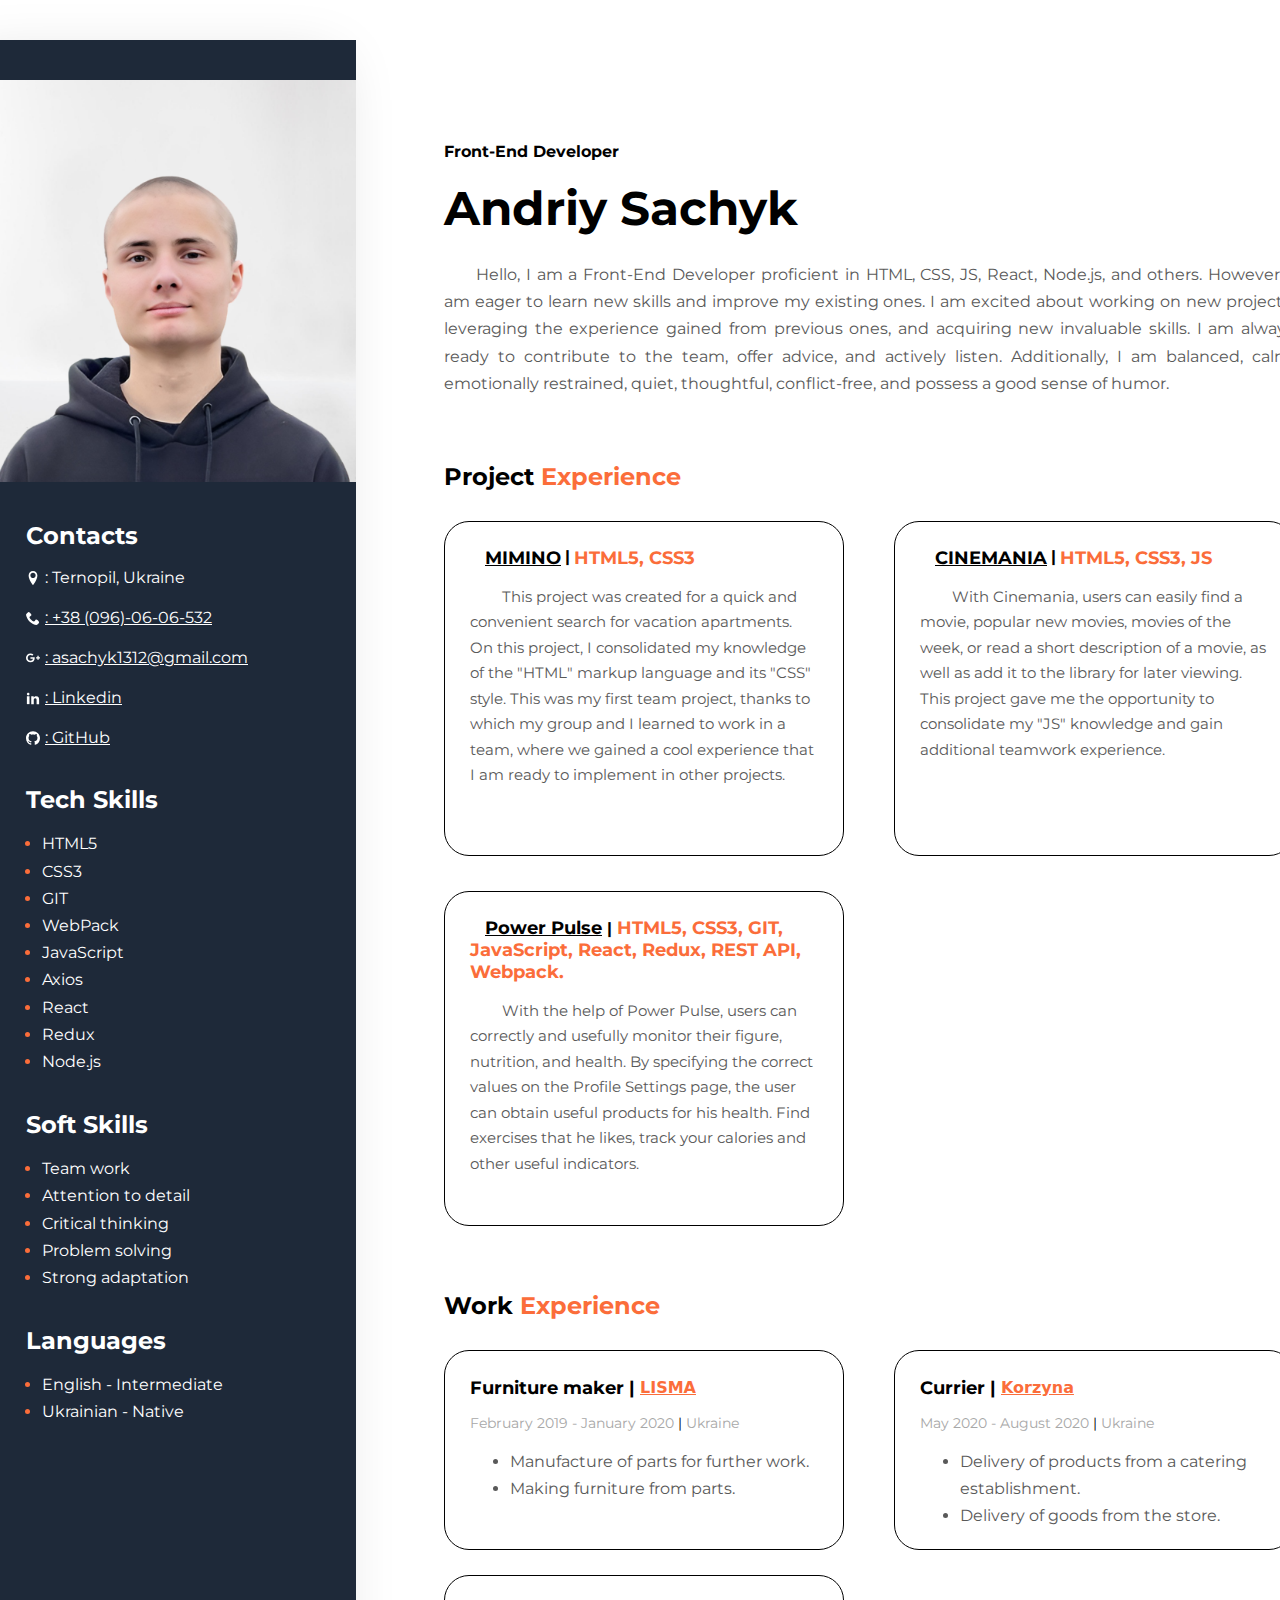
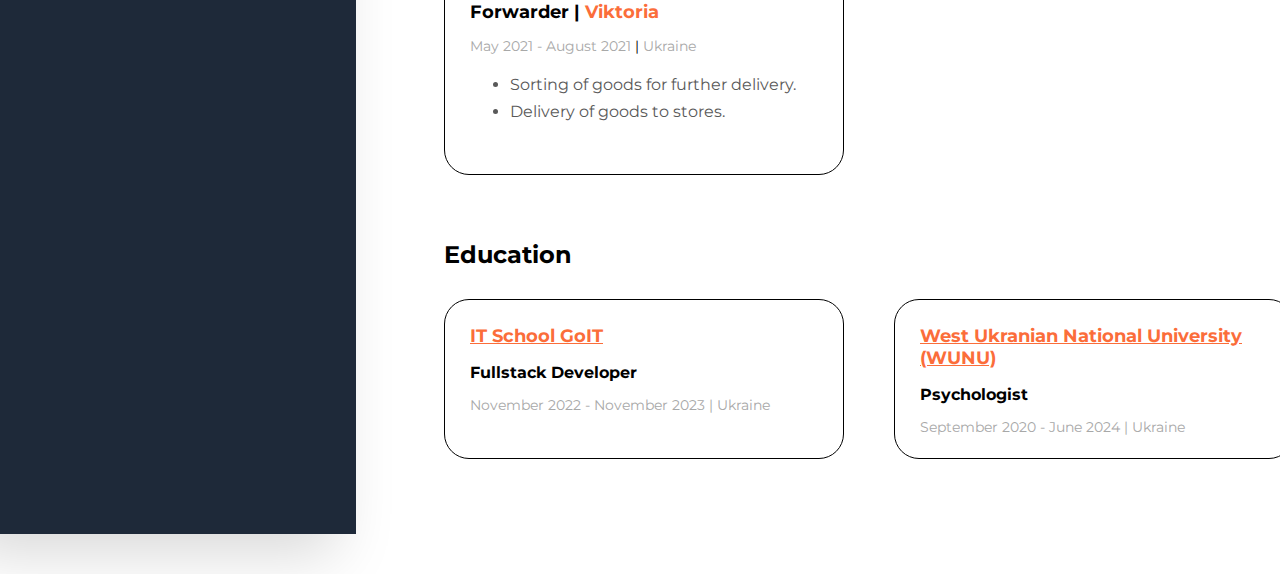
<file: index.html>
<!DOCTYPE html>
<html lang="en">
<head>
    <meta charset="UTF-8">
    <meta name="viewport" content="width=device-width, initial-scale=1.0">
    <link rel="preconnect" href="https://fonts.googleapis.com">
<link rel="preconnect" href="https://fonts.gstatic.com" crossorigin>
<link href="https://fonts.googleapis.com/css2?family=Montserrat:wght@400;700&display=swap" rel="stylesheet">
    <link rel="stylesheet" href="https://cdn.jsdelivr.net/npm/modern-normalize@2.0.0/modern-normalize.min.css">
    <link rel="stylesheet" href="./css/style.css">
    <title>Resume</title>
</head>
<body>
    <!--Main-->
<div class="main">

    <!-- Main content-->
    <div class="main_content">
        <!--about user-->
        <div class="about">
            <h2 class="about_position">Front-End Developer</h2>
            
            <h1 class="about_name">Andriy Sachyk</h1> 
            <p class="about_description"> Hello, I am a Front-End Developer proficient in HTML, CSS, JS, React, Node.js, and others. However, I am eager to learn new skills and improve my existing ones. I am excited about working on new projects, leveraging the experience gained from previous ones, and acquiring new invaluable skills. I am always ready to contribute to the team, offer advice, and actively listen. Additionally, I am balanced, calm, emotionally restrained, quiet, thoughtful, conflict-free, and possess a good sense of humor. </p>
        </div>
        <!--Projects-->
        <div class="projects">
            <h3 class="title">Project <span class="title_projects">Experience</span></h3>
            <ul class="project_list">
                <li class="projects_item ">
                    <a href="https://ludmilka-k.github.io/team-light-balance/" class="project">
                        <div class="box_text_link_project_project_info">
                            <h4 class="text_link_project"> MIMINO </h4> <span>|</span> <span class="project_tools">HTML5, CSS3</span>
                        </div>                     
                            <p class="project_info"> This project was created for a quick and convenient search for vacation apartments. On this project, I consolidated my knowledge of the "HTML" markup language and its "CSS" style. This was my first team project, thanks to which my group and I learned to work in a team, where we gained a cool experience that I am ready to implement in other projects. </p>
                    </a>
                </li>
                <li class="projects_item">
                    <a href="https://zakzanko.github.io/cinemania_group-9/" class="project">
                        <div class="box_text_link_project_project_info">
                            <h4 class="text_link_project"> CINEMANIA </h4> <span>|</span> <span class="project_tools">HTML5, CSS3, JS</span>
                        </div>
                        <p class="project_info"> With Cinemania, users can easily find a movie, popular new movies, movies of the week, or read a short description of a movie, as well as add it to the library for later viewing. This project gave me the opportunity to consolidate my "JS" knowledge and gain additional teamwork experience.</p>
                    </a>  
                </li>
                <li class="projects_item">
                    <a href="https://in-inka.github.io/pj-react-777/" class="project">
                        
                        <div class="box_box_text_link_project_project_info_power_pulse"> 
                            <span class="title_link_power_pulse"> Power Pulse</span> <span>|</span> <span class="project_tools" id="power_pulse">HTML5, CSS3, GIT, JavaScript, React, Redux, REST API, Webpack.</span>
                        </div>
                            <p class="project_info"> With the help of Power Pulse, users can correctly and usefully monitor their figure, nutrition, and health. By specifying the correct values on the Profile Settings page, the user can obtain useful products for his health. Find exercises that he likes, track your calories and other useful indicators.</p>
                    </a>  
                </li>
             
            </ul>

        </div>
        <!--Work-->
        <div class="work">
            <h3 class="title">Work <span class="title_projects">Experience</span></h3>
            <!--company 1-->
            <div class="box_company">
                <div class="company">
                    <h4 class="work_position">Furniture maker | <a href="https://lisma.com.ua/" class="organization link_organization">LISMA</a>  </h4>
                    <p class="period"> February 2019 - January  2020   <span class="line">|</span> Ukraine </p>
                    <ul class="work_list">
                        <li class="work_list_item">Manufacture of parts for further work.</li>
                        <li class="work_list_item">Making furniture from parts.</li>
                    </ul>
                </div>
                <div class="company">
                    <h4 class="work_position">Currier | <a href="https://www.korzyna.com/ternopil" class="organization link_organization">Korzyna</a>  </h4>
                    <p class="period"> May 2020 - August 2020  <span class="line">|</span> Ukraine </p>
                    <ul class="work_list">
                        <li class="work_list_item">Delivery of products from a catering establishment.</li>
                        <li class="work_list_item">Delivery of goods from the store.</li>
                    </ul>
                </div>
                <div class="company">
                    <h4 class="work_position">Forwarder | <span class="organization ">Viktoria</span>  </h4>
                    <p class="period">May 2021 - August 2021   <span class="line">|</span> Ukraine </p>
                    <ul class="work_list">
                        <li class="work_list_item">Sorting of goods for further delivery.</li>
                        <li class="work_list_item">Delivery of goods to stores.</li>
                    </ul>
                </div>
             

            </div>
     
        </div>
        <!--Education-->
        <div>
            <h3 class="title">Education</h3>
            <!--University-->
            <div class="box_university">
                
                <a href="https://goit.global/ua/" class="container_university">
                    
                        <h4 class="name_university"> IT School GoIT </h4>

                        <p class="position_university">Fullstack Developer</p>
                    
                        <p class="period_university">November 2022 - November 2023  <span class="line_university">|</span>    Ukraine</p>
                
                </a>
                <a href="https://www.wunu.edu.ua/" class="container_university">
                    <h4 class="name_university"> West Ukranian National University  (WUNU) </h4>

                    <p class="position_university">Psychologist</p>
                    
                    <p class="period_university">September 2020 - June 2024  <span class="line_university">|</span>    Ukraine</p>
                </a>
            
            </div>
        </div>
    </div>
    <!--Sidebar-->
    <div class="sidebar"> 
        <div class="box-photo">
            <img src="./images/photo.png" alt="user photo" class="photo">
        </div>
        <!--Contacts-->
        <div class="contacts">
            <h3 class="sidebar_title">Contacts</h3>
            <div>
                <p>
                    <p class="contact_adress">
                        <svg class="icon-contacts" width="14" height="14">
                            <use href="./images/symbol-defs.svg#icon-location"> </use>
                        </svg> :  Ternopil, Ukraine
                    </p>
                </p>
                <p>
                    <a href="tel:+380960606532" class="contact_link">
                        <svg class="icon-contacts" width="14" height="14">
                            <use href="./images/symbol-defs.svg#icon-phone"> </use>
                        </svg> :  +38 (096)-06-06-532
                    </a>
                </p>
               
                
                <p>
                    <a href="mailto:asachyk1312@gmail.com" class="contact_link">
                        <svg class="icon-contacts" width="14" height="14">
                            <use href="./images/symbol-defs.svg#icon-gmail"> </use>
                        </svg> :  asachyk1312@gmail.com
                    </a>
                </p>
                <p>
                    <a href="https://www.linkedin.com/in/andriy-sachyk/" class="contact_link">
                        <svg class="icon-contacts" width="14" height="14">
                            <use href="./images/symbol-defs.svg#icon-linkedin"> </use>
                        </svg> :  Linkedin
                    </a>
                </p>
                <p>
                    <a href="https://github.com/AndriySachyk" class="contact_link">
                        <svg class="icon-contacts" width="14" height="14">
                            <use href="./images/symbol-defs.svg#icon-github"> </use>
                        </svg> :  GitHub
                    </a>
                </p>
            </div>
        </div>
        <!--Tech skill-->
        <div class="tech_skill">
            <h3 class="sidebar_title">Tech Skills</h3>
            <ul class="tech_skill_list">
                <li class="tech_skill_item"> <span class="tech_skills_text">HTML5</span> </li>
                <li class="tech_skill_item"> <span class="tech_skills_text">CSS3</span> </li>
                <li class="tech_skill_item"> <span class="tech_skills_text">GIT</span> </li>
                <li class="tech_skill_item"> <span class="tech_skills_text">WebPack</span> </li>
                <li class="tech_skill_item"> <span class="tech_skills_text">JavaScript</span> </li>
                <li class="tech_skill_item"> <span class="tech_skills_text">Axios</span> </li>
                <li class="tech_skill_item"> <span class="tech_skills_text">React</span> </li>
                <li class="tech_skill_item"> <span class="tech_skills_text">Redux</span> </li>
                <li class="tech_skill_item"> <span class="tech_skills_text">Node.js</span> </li>
            </ul>
        </div>
        <!--Soft skill-->
        <div class="soft_skill">
            <h3 class="sidebar_title"> Soft Skills</h3>
            <ul class="soft_skill_list">
                <li class="soft_skill_item"> <span class="soft_skill_text">Team work</span> </li>
                <li class="soft_skill_item"> <span class="soft_skill_text">Attention to detail</span> </li>
                <li class="soft_skill_item"> <span class="soft_skill_text">Critical thinking</span> </li>
                <li class="soft_skill_item"> <span class="soft_skill_text">Problem solving</span> </li>
                <li class="soft_skill_item"> <span class="soft_skill_text">Strong adaptation </span> </li>
            </ul>
        </div>
        <div class="languages_skill">
            <h3 class="sidebar_title"> Languages</h3>
            <ul class="soft_skill_list">
                <li class="soft_skill_item"> <span class="soft_skill_text">English - Intermediate</span> </li>
                <li class="soft_skill_item"> <span class="soft_skill_text">Ukrainian - Native</span> </li>
            </ul>
        </div>
    </div>

</div>
</body>
</file>
<file: css/style.css>
body{
    font-family: 'Montserrat', sans-serif;
    font-style: normal;
    color: #000;
    line-height: normal;
    background-color: #FFFFFF;
}


h1, h2, h3, h4, h5 {
    margin: 0;
    padding: 0;
}

/* ============Main=============== */
.main {

    display: flex;
    flex-direction: row-reverse;
    justify-content: center;
    padding-top: 40px;
    padding-bottom: 40px;
    padding-right: 40px;
    padding-left: 40px;
    
}

.main_content{
    width: 1200px;
    background: #FFF;
    /* box-shadow: 6px 6px 20px 0px rgba(0, 0, 0, 0.10); */
    padding-left: 88px;
    padding-top: 102px;
    padding-bottom: 75px;

    border-top-right-radius: 15px;
    border-bottom-right-radius: 15px;
    /* box-shadow:  -20px 20px 60px #d9d9d9,
    20px -20px 60px #ffffff; */
}

/* ==============about=============== */
.about{
    width: 850px;
    
    margin-bottom: 40px;
}

.about_position{
    margin-bottom: 19px;
    font-size: 16px;
    font-weight: 700;

}

.about_name{
    margin-bottom: 24px;
    font-size: 47px;

}

.about_description{
    text-indent: 2rem;
    font-size: 16px;
    font-weight: 400;
    line-height: 1.7;
    color: #595959;
    margin: 0;
    margin-bottom: 65px;
    text-align: justify;
}


/* ==============/about=============== */

/* ==============projects=============== */


.projects{
    margin-bottom: 65px;
}

.title{
    position: relative;
    z-index: 10;
    margin-bottom: 30px;
    font-size: 24px;
}

.title_projects{
    color: #FB6D3A;
}


.project{
    overflow: auto;
    height: 335px;
    width: 400px;
    padding-top: 25px;
    padding-bottom: 25px;
    padding-right: 25px;
    padding-left: 25px;
    border-radius: 25px;
    background: #FFFFFF;
    display: flex;
    flex-direction: column;
    box-sizing: border-box;
    border: 1px solid white;
    cursor: pointer;
    transition: all 0.5s;
    user-select: none;
    font-weight: bolder;
    color: black;
    text-decoration: none;
    border: 1px solid black;
}


.project:active {
    transform: scale(0.95) rotateZ(1.7deg);
}




.project_list{
    display: flex;
    flex-wrap: wrap;
    column-gap: 50px;
    row-gap:35px;
    list-style: none;
    margin: 0;
    padding: 0;
}


.box_text_link_project_project_info{
    display: flex;
    gap: 4px;
}

.text_link_project{
    display: block;
    margin-left: 15px;
    color: #000;
    font-size: 18px;
    font-weight: 700;
    text-decoration: underline;
}

.project_info{
    display: block;
    text-indent: 2rem;
    color: #595959;
    font-size: 15px;
    font-weight: 400;
    line-height: 1.7; 
}

.project_tools{
    color: #FB6D3A;
    font-size: 18px;
    font-weight: 700;
}

.box_box_text_link_project_project_info_power_pulse{
    display: inline;
}

.title_link_power_pulse{
    margin-left: 15px;
    color: #000;
    font-size: 18px;
    font-weight: 700;
    text-decoration: underline;
}

/* ==============/projects=============== */
/* ==============work=============== */

.work{
    margin-bottom: 65px;
}

.box_company{
    display: flex;
    flex-wrap: wrap;
    row-gap: 25px;
    column-gap: 50px;
}

.company{
    display: block;
    width: 400px;
    height: 200px;
    padding-top: 25px;
    padding-bottom: 25px;
    padding-left: 25px;
    padding-right: 25px;
    border-radius: 25px;
    background: #ffffff;
    border: 1px solid black;
    
}

.work_position{
    margin-bottom: 11px;
    font-size: 18px;
    display: flex;
    align-items: center;
}
.link_organization {
    align-items: center;
    background-color: transparent;
    color: #FB6D3A;
    cursor: pointer;
    display: flex;
    font-family: ui-sans-serif,system-ui,-apple-system,system-ui,"Segoe UI",Roboto,"Helvetica Neue",Arial,"Noto Sans",sans-serif,"Apple Color Emoji","Segoe UI Emoji","Segoe UI Symbol","Noto Color Emoji";
    font-size: 1rem;
    font-weight: 700;
    line-height: 1.5;
    text-decoration: none;
    outline: none;
    text-decoration: underline;
}

.link_organization:before {
    background-color: #FB6D3A;
    content: "";
    display: inline-block;
    height: 1px;
    transition: all .42s cubic-bezier(.25,.8,.25,1);
    width: 0;
}

.link_organization:hover:before ,.link_organization:focus:before  {
    background-color: #FB6D3A;
    width: 3rem;
    
}

.organization{
    color: #FB6D3A;
    padding-left: 5px;
}


.period{
    color: #A8A8A8;
    font-size: 14px;
    font-weight: 400;
}

.line{ 
    color: #000;
    font-size: 14px;
    font-weight: 400;
}

.work_list_item{    
    color: #595959;
    font-size: 16px;
    font-weight: 400;
    line-height: 1.7; 
}




/* ==============/work=============== */
/* ==============Education=============== */


.box_university{
    display: flex;
    gap: 50px;
}

.container_university{
    width: 400px;
    height: 160px;
    padding-top: 25px;
    padding-bottom: 25px;
    padding-left: 25px;
    border-radius: 25px;
    background: #FFFFFF;
    box-sizing: border-box;
    border: 1px solid white;
    cursor: pointer;
    transition: all 0.5s;
    user-select: none;
    font-weight: bolder;
    color: black;
    text-decoration: none;
    border: 1px solid black;
}



.container_university:active {
    transform: scale(0.95) rotateZ(1.7deg);
}

.link_university{
    text-decoration: none;
}


.title_university{
    margin-bottom: 12px;
    font-size: 24px;
    font-weight: 700;
}
.name_university{
    width: 350px;
    margin-bottom: 12px;
    color: #FB6D3A;
    font-size: 18px;
    font-weight: 700;
    text-decoration: underline;
}
.position_university{
    margin-bottom: 12px;
    color: #000;
    font-size: 16px;
    font-weight: 700;
}

.period_university{
    color: #A8A8A8;
    font-size: 14px;
    font-weight: 400;
}


/* ==============/Education=============== */
/* ============/Main=============== */
/* ============Sidebar=============== */


.sidebar_title{
    color: #FFF;
    font-size: 24px;
    font-weight: 700;
}



.sidebar{
    position: relative;
    padding-left: 40px;
    padding-top: 40px;
    width: 370px;
    background-color: #1E2939;
    border-top-left-radius: 15px;
    border-bottom-left-radius: 15px;
    box-shadow:  -20px 20px 60px #d9d9d9,
    20px -20px 60px #ffffff;
}
    
.contacts{
    margin-bottom: 35px;
}


.photo{
    position: relative;
    width: 370px;
    left: -40px;
    margin-bottom: 35px;
}


.tech_skills_text, .soft_skill_text{
    color: #FFF;
    font-size: 16px;
    font-weight: 400;
    line-height: 1.7;

}

.tech_skill_list, .soft_skill_list{
    padding-left: 16px;
}

.soft_skill_item::marker, .tech_skill_item::marker{
    color: #FB6D3A;
    font-family: Montserrat;
    font-size: 16px;
    font-style: normal;
    font-weight: 700;
    line-height: 24px;
}

.contact_adress{
    display: flex;
    align-items: center;
    color: #FFF;
    font-family: Montserrat;
    font-size: 16px;
    font-style: normal;
    font-weight: 400;
    line-height: 24px;
    text-decoration: none;
}

.contact_link{
    display: flex;
    align-items: center;
 
    color: #FFF;
    font-family: Montserrat;
    font-size: 16px;
    font-style: normal;
    font-weight: 400;
    line-height: 24px;
    text-decoration: none;
    text-decoration: underline;
}


.icon-contacts{
    fill: #FFF;
    margin-right: 5px;
}



.contact_link:hover{
    color: #FB6D3A;
    opacity: 1;
}

.contact_link:hover .icon-contacts{
    fill: #FB6D3A;
}


.tech_skill{
    margin-bottom: 35px;
}

.soft_skill{
    margin-bottom: 35px;
}


/* ============/Sidebar=============== */
</file>
